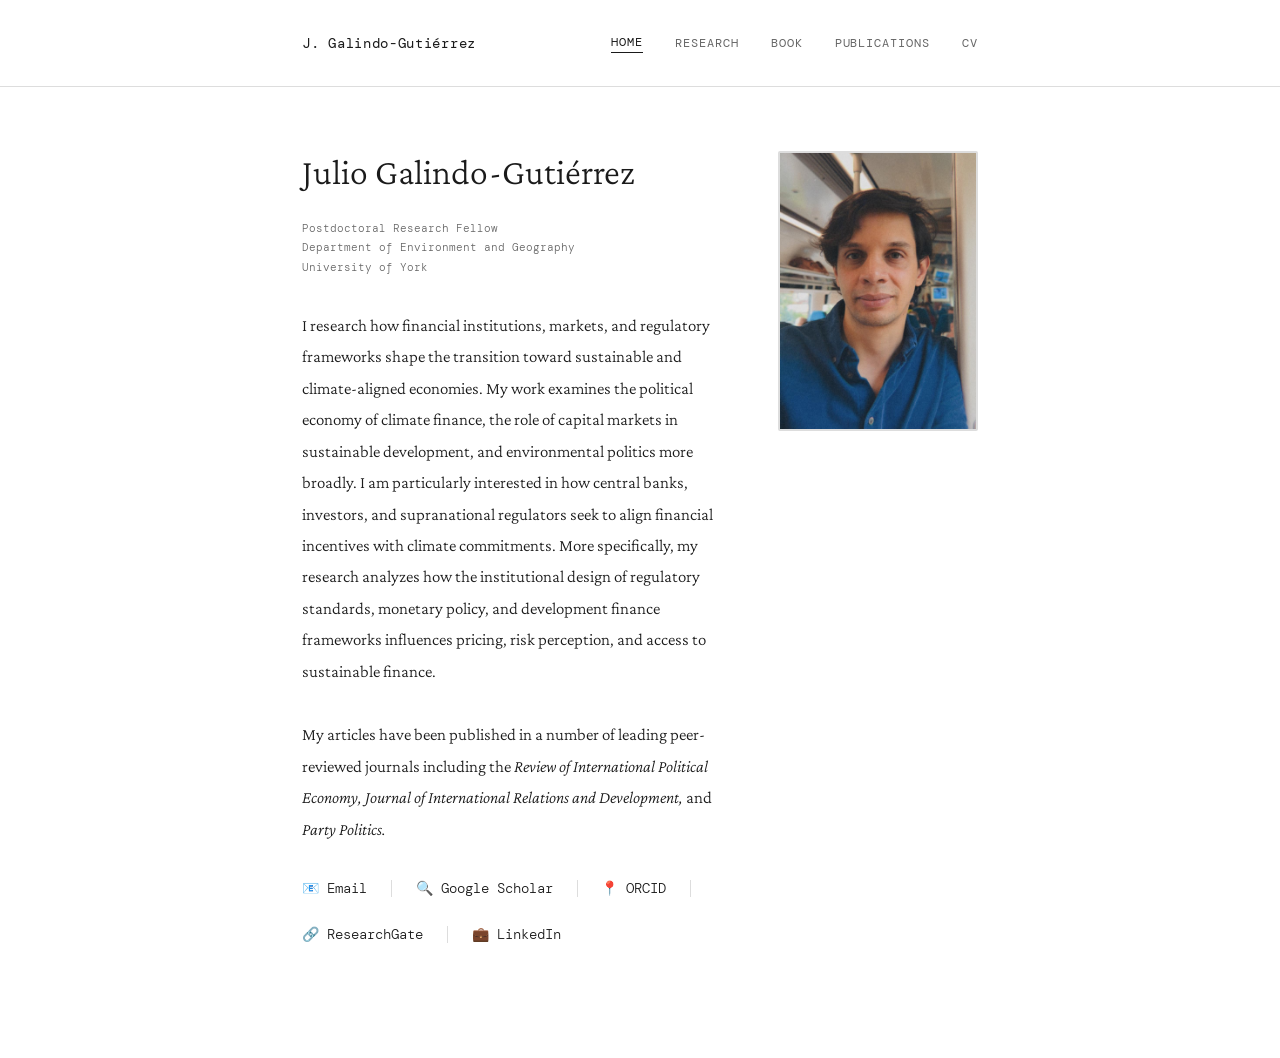
<file: index.html>
<!DOCTYPE html>
<html lang="en">
<head>
  <meta charset="UTF-8">
  <meta name="viewport" content="width=device-width, initial-scale=1.0">
  <title>Julio Galindo-Gutiérrez</title>
  <link rel="stylesheet" href="style.css">
</head>
<body>
  <nav>
    <div class="nav-container">
      <span class="nav-name">J. Galindo-Gutiérrez</span>
      <div class="nav-links">
        <a href="index.html" class="active">HOME</a>
        <a href="research.html">RESEARCH</a>
        <a href="book.html">BOOK</a>
        <a href="publications.html">PUBLICATIONS</a>
        <a href="cv.html">CV</a>
      </div>
    </div>
  </nav>

  <main>
    <div class="home-grid">
      <div class="home-text">
        <h1>Julio Galindo-Gutiérrez</h1>
        <div class="role-institution">
          Postdoctoral Research Fellow<br>
          Department of Environment and Geography<br>
          University of York
        </div>

        <p class="bio">
           I research how financial institutions, markets, and regulatory frameworks shape the transition toward sustainable and climate-aligned economies. My work examines the political economy of climate finance, the role of capital markets in sustainable development, and environmental politics more broadly. I am particularly interested in how central banks, investors, and supranational regulators seek to align financial incentives with climate commitments. More specifically, my research analyzes how the institutional design of regulatory standards, monetary policy, and development finance frameworks influences pricing, risk perception, and access to sustainable finance.
        </p>

        <p class="bio">
          My articles have been published in a number of leading peer-reviewed journals including the <em>Review of International Political Economy, Journal of International Relations and Development,</em> and <em>Party Politics.</em>
        </p>

        <div class="profile-links">
          <a href="mailto:julio.galindo-gutierrez@york.ac.uk">
            📧 Email
          </a>
          <div class="divider"></div>
          <a href="https://scholar.google.com/citations?user=5NfWrRkAAAAJ&hl=es" target="_blank">
            🔍 Google Scholar
          </a>
          <div class="divider"></div>
          <a href="https://orcid.org/0000-0001-5127-9214" target="_blank">
            📍 ORCID
          </a>
          <div class="divider"></div>
          <a href="https://www.researchgate.net/profile/Julio-Galindo-Gutierrez?ev=hdr_xprf" target="_blank">
            🔗 ResearchGate
          </a>
          <div class="divider"></div>
          <a href="https://www.linkedin.com/in/julio-galindo-584395159/" target="_blank">
            💼 LinkedIn
          </a>
        </div>
      </div>

      <div class="photo"></div>
    </div>
  </main>
</body>
</html>
</file>
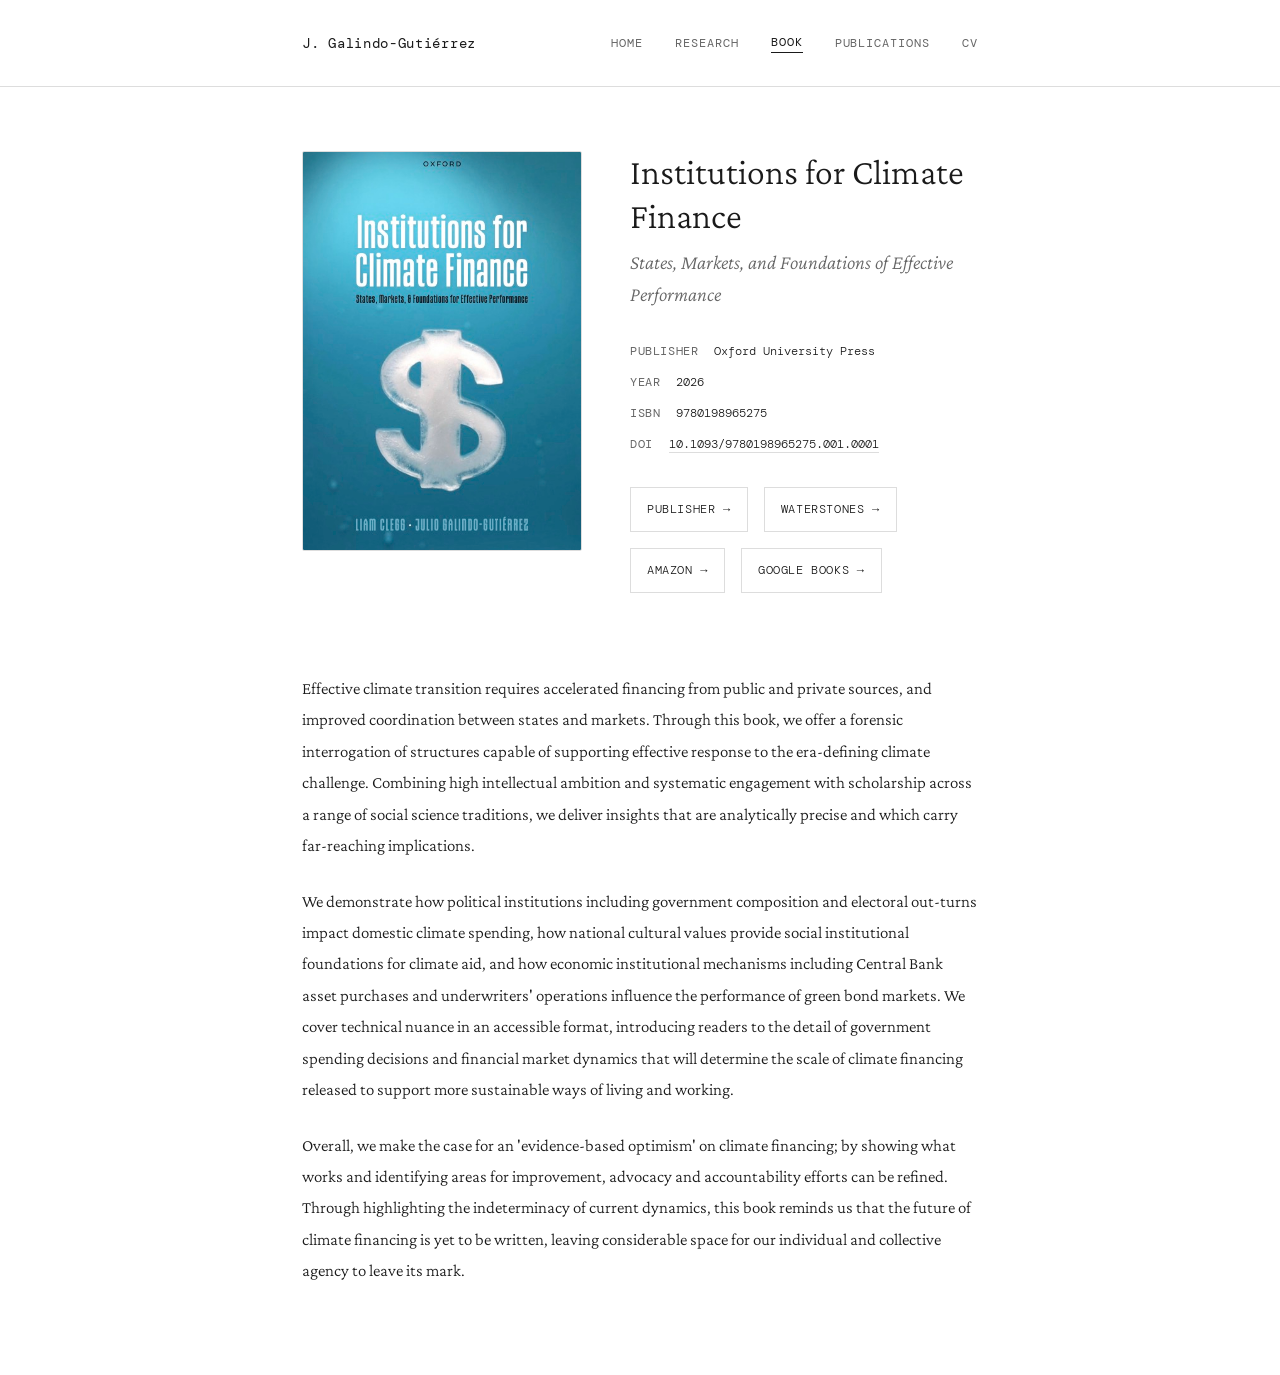
<file: book.html>
<!DOCTYPE html>
<html lang="en">
<head>
  <meta charset="UTF-8">
  <meta name="viewport" content="width=device-width, initial-scale=1.0">
  <title>Book — Julio Galindo-Gutiérrez</title>
  <link rel="stylesheet" href="style.css">
</head>
<body>
  <nav>
    <div class="nav-container">
      <span class="nav-name">J. Galindo-Gutiérrez</span>
      <div class="nav-links">
        <a href="index.html">HOME</a>
        <a href="research.html">RESEARCH</a>
        <a href="book.html" class="active">BOOK</a>
        <a href="publications.html">PUBLICATIONS</a>
        <a href="cv.html">CV</a>
      </div>
    </div>
  </nav>

  <main>
    <div class="book-grid">
      <div class="book-cover"></div>

      <div class="book-info">
        <h1>Institutions for Climate Finance</h1>
        <div class="book-subtitle">States, Markets, and Foundations of Effective Performance</div>

        <div class="book-metadata">
          <div class="metadata-row">
            <div class="metadata-label">Publisher</div>
            <div>Oxford University Press</div>
          </div>
          <div class="metadata-row">
            <div class="metadata-label">Year</div>
            <div>2026</div>
          </div>
          <div class="metadata-row">
            <div class="metadata-label">ISBN</div>
            <div>9780198965275</div>
          </div>
          <div class="metadata-row">
            <div class="metadata-label">DOI</div>
            <div><a href="https://doi.org/10.1093/9780198965275.001.0001" target="_blank">10.1093/9780198965275.001.0001</a></div>
          </div>
        </div>

        <div class="book-buttons">
          <a href="https://global.oup.com/academic/product/institutions-for-climate-finance-9780198965282?lang=en&cc=fr" class="btn" target="_blank">
            Publisher →
          </a>
          <a href="https://www.waterstones.com/book/institutions-for-climate-finance/liam-clegg/julio-galindo-guti-rrez/9780198965282" class="btn" target="_blank">
            Waterstones →
          </a>
          <a href="https://www.amazon.com/Institutions-Climate-Finance-Foundations-Performance-ebook/dp/B0GX2VLVG1/ref=sr_1_1?dib=eyJ2IjoiMSJ9.Ro-p7gWX5qe0Lz9jO2OpQ5zpit3U8jLpXX-KLXkzAy8oaV6WJoWT6Stj4XRVbMT9DhuC96ffbClw8FEmOhlro66qfe0F7O0Xl6tGZudmMDc.ZXN5Lvk16TJ2rrOx28GUq7aAbd5ypMDETdXQfQITex4&dib_tag=se&keywords=Institutions+for+Climate+Finance+Galindo&qid=1780655478&sr=8-1" class="btn" target="_blank">
            Amazon →
          </a>
          <a href="https://books.google.com/books?q=Institutions+for+Climate+Finance+Galindo" class="btn" target="_blank">
            Google Books →
          </a>
        </div>
      </div>
    </div>

    <div class="book-description">
      <p>
        Effective climate transition requires accelerated financing from public and private sources, and improved coordination between states and markets. Through this book, we offer a forensic interrogation of structures capable of supporting effective response to the era-defining climate challenge. Combining high intellectual ambition and systematic engagement with scholarship across a range of social science traditions, we deliver insights that are analytically precise and which carry far-reaching implications.
      </p>

      <p>
        We demonstrate how political institutions including government composition and electoral out-turns impact domestic climate spending, how national cultural values provide social institutional foundations for climate aid, and how economic institutional mechanisms including Central Bank asset purchases and underwriters' operations influence the performance of green bond markets. We cover technical nuance in an accessible format, introducing readers to the detail of government spending decisions and financial market dynamics that will determine the scale of climate financing released to support more sustainable ways of living and working.
      </p>

      <p>
        Overall, we make the case for an 'evidence-based optimism' on climate financing; by showing what works and identifying areas for improvement, advocacy and accountability efforts can be refined. Through highlighting the indeterminacy of current dynamics, this book reminds us that the future of climate financing is yet to be written, leaving considerable space for our individual and collective agency to leave its mark.
      </p>
    </div>
  </main>
</body>
</html>
</file>
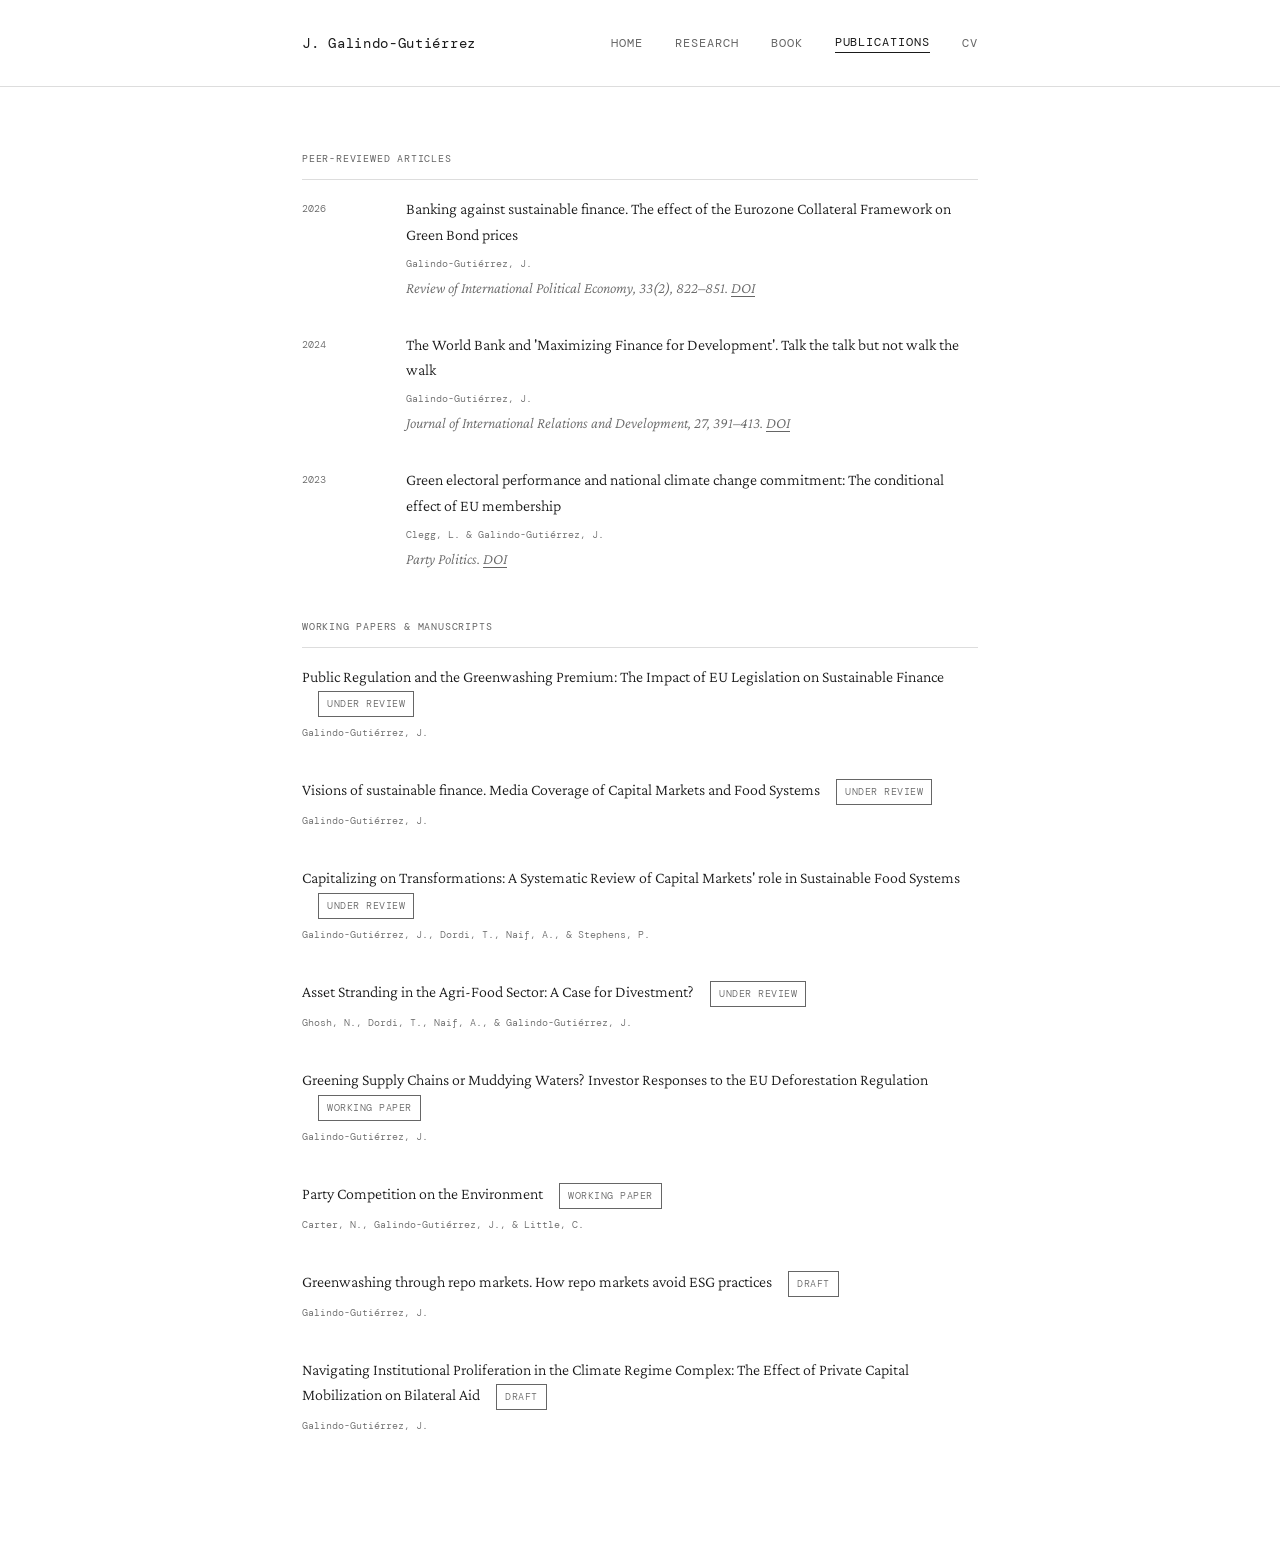
<file: publications.html>
<!DOCTYPE html>
<html lang="en">
<head>
  <meta charset="UTF-8">
  <meta name="viewport" content="width=device-width, initial-scale=1.0">
  <title>Publications — Julio Galindo-Gutiérrez</title>
  <link rel="stylesheet" href="style.css">
</head>
<body>
  <nav>
    <div class="nav-container">
      <span class="nav-name">J. Galindo-Gutiérrez</span>
      <div class="nav-links">
        <a href="index.html">HOME</a>
        <a href="research.html">RESEARCH</a>
        <a href="book.html">BOOK</a>
        <a href="publications.html" class="active">PUBLICATIONS</a>
        <a href="cv.html">CV</a>
      </div>
    </div>
  </nav>

  <main>
    <div class="pub-section">
      <div class="pub-label">Peer-Reviewed Articles</div>

      <article class="publication">
        <div class="pub-year">2026</div>
        <div class="pub-body">
          <div class="pub-title">Banking against sustainable finance. The effect of the Eurozone Collateral Framework on Green Bond prices</div>
          <div class="pub-authors">Galindo-Gutiérrez, J.</div>
          <div class="pub-venue"><em>Review of International Political Economy</em>, 33(2), 822–851. <a href="https://doi.org/10.1080/09692290.2025.2599249" target="_blank">DOI</a></div>
        </div>
      </article>

      <article class="publication">
        <div class="pub-year">2024</div>
        <div class="pub-body">
          <div class="pub-title">The World Bank and 'Maximizing Finance for Development'. Talk the talk but not walk the walk</div>
          <div class="pub-authors">Galindo-Gutiérrez, J.</div>
          <div class="pub-venue"><em>Journal of International Relations and Development</em>, 27, 391–413. <a href="https://doi.org/10.1057/s41268-024-00333-6" target="_blank">DOI</a></div>
        </div>
      </article>

      <article class="publication">
        <div class="pub-year">2023</div>
        <div class="pub-body">
          <div class="pub-title">Green electoral performance and national climate change commitment: The conditional effect of EU membership</div>
          <div class="pub-authors">Clegg, L. & Galindo-Gutiérrez, J.</div>
          <div class="pub-venue"><em>Party Politics</em>. <a href="https://doi.org/10.1177/13540688231216282" target="_blank">DOI</a></div>
        </div>
      </article>
    </div>

    <div class="pub-section">
      <div class="pub-label">Working Papers &amp; Manuscripts</div>

      <article class="publication">
        <div class="pub-body">
          <div class="pub-title">Public Regulation and the Greenwashing Premium: The Impact of EU Legislation on Sustainable Finance<span class="pub-badge">Under Review</span></div>
          <div class="pub-authors">Galindo-Gutiérrez, J.</div>
        </div>
      </article>

      <article class="publication">
        <div class="pub-body">
          <div class="pub-title">Visions of sustainable finance. Media Coverage of Capital Markets and Food Systems<span class="pub-badge">Under Review</span></div>
          <div class="pub-authors">Galindo-Gutiérrez, J.</div>
        </div>
      </article>

      <article class="publication">
        <div class="pub-body">
          <div class="pub-title">Capitalizing on Transformations: A Systematic Review of Capital Markets' role in Sustainable Food Systems<span class="pub-badge">Under Review</span></div>
          <div class="pub-authors">Galindo-Gutiérrez, J., Dordi, T., Naif, A., & Stephens, P.</div>
        </div>
      </article>

      <article class="publication">
        <div class="pub-body">
          <div class="pub-title">Asset Stranding in the Agri-Food Sector: A Case for Divestment?<span class="pub-badge">Under Review</span></div>
          <div class="pub-authors">Ghosh, N., Dordi, T., Naif, A., & Galindo-Gutiérrez, J.</div>
        </div>
      </article>

      <article class="publication">
        <div class="pub-body">
          <div class="pub-title">Greening Supply Chains or Muddying Waters? Investor Responses to the EU Deforestation Regulation<span class="pub-badge">Working Paper</span></div>
          <div class="pub-authors">Galindo-Gutiérrez, J.</div>
        </div>
      </article>

      <article class="publication">
        <div class="pub-body">
          <div class="pub-title">Party Competition on the Environment<span class="pub-badge">Working Paper</span></div>
          <div class="pub-authors">Carter, N., Galindo-Gutiérrez, J., & Little, C.</div>
        </div>
      </article>

      <article class="publication">
        <div class="pub-body">
          <div class="pub-title">Greenwashing through repo markets. How repo markets avoid ESG practices<span class="pub-badge">Draft</span></div>
          <div class="pub-authors">Galindo-Gutiérrez, J.</div>
        </div>
      </article>

      <article class="publication">
        <div class="pub-body">
          <div class="pub-title">Navigating Institutional Proliferation in the Climate Regime Complex: The Effect of Private Capital Mobilization on Bilateral Aid<span class="pub-badge">Draft</span></div>
          <div class="pub-authors">Galindo-Gutiérrez, J.</div>
        </div>
      </article>
    </div>
  </main>
</body>
</html>
</file>
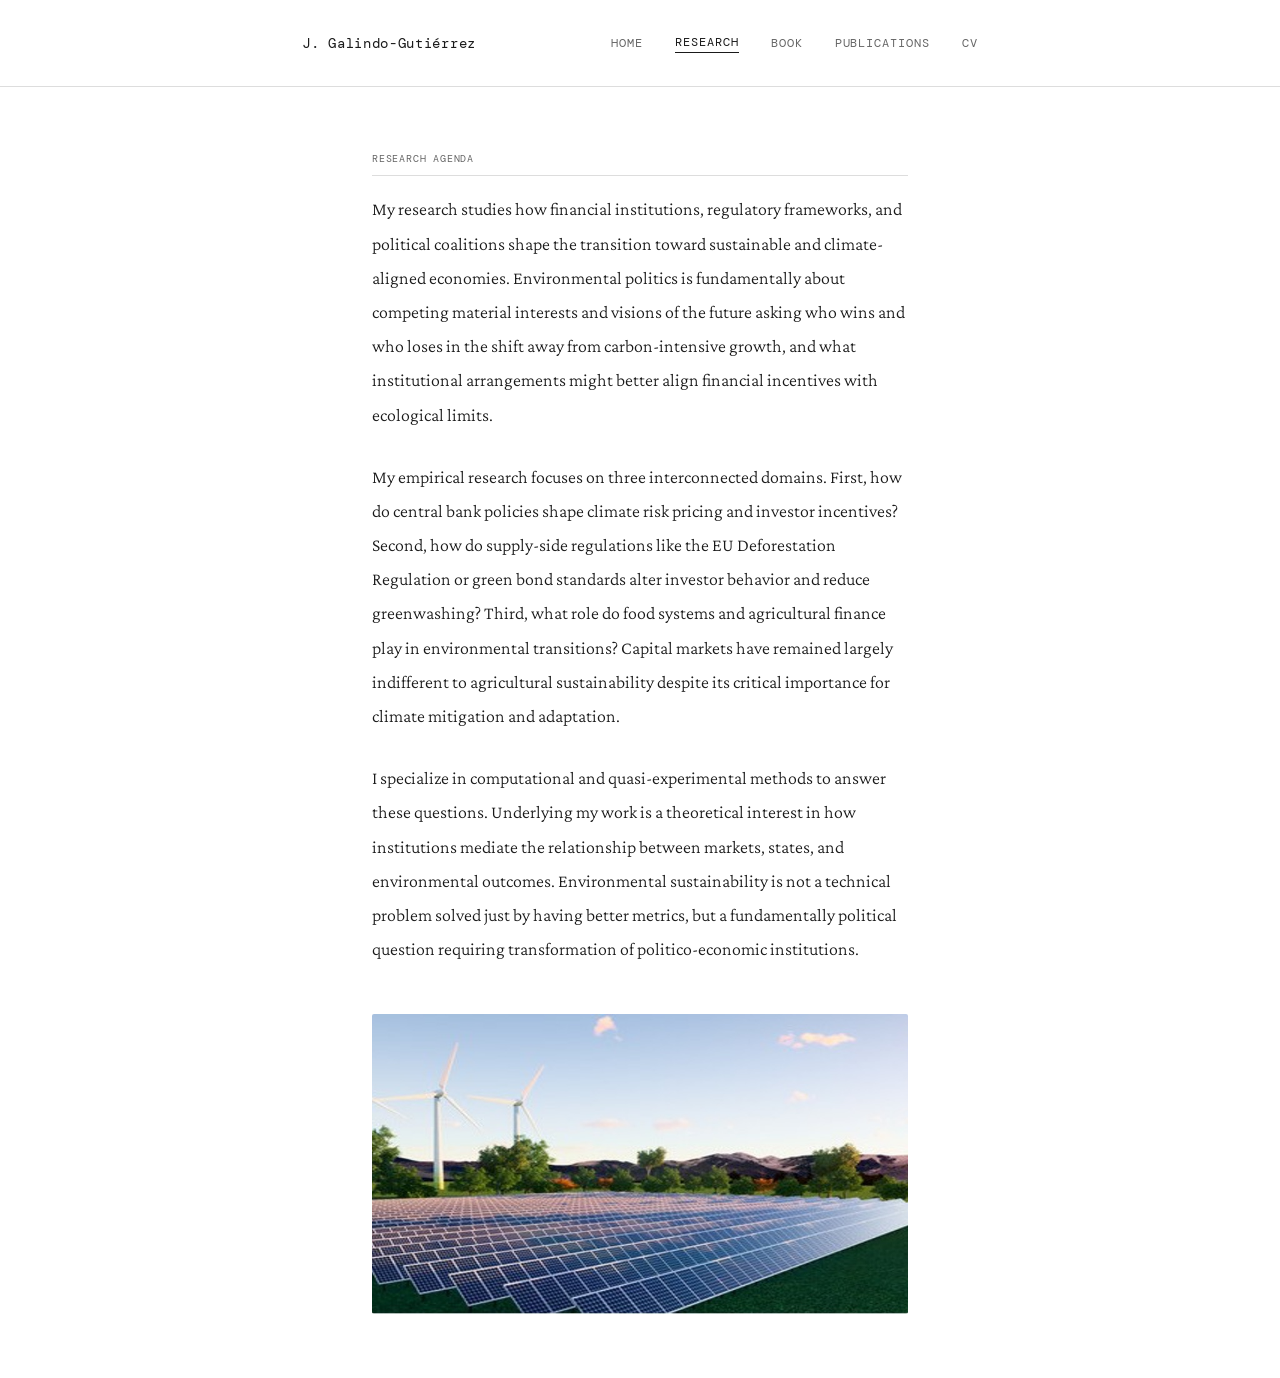
<file: research.html>
<!DOCTYPE html>
<html lang="en">
<head>
  <meta charset="UTF-8">
  <meta name="viewport" content="width=device-width, initial-scale=1.0">
  <title>Research — Julio Galindo-Gutiérrez</title>
  <link rel="stylesheet" href="style.css">
</head>
<body>
  <nav>
    <div class="nav-container">
      <span class="nav-name">J. Galindo-Gutiérrez</span>
      <div class="nav-links">
        <a href="index.html">HOME</a>
        <a href="research.html" class="active">RESEARCH</a>
        <a href="book.html">BOOK</a>
        <a href="publications.html">PUBLICATIONS</a>
        <a href="cv.html">CV</a>
      </div>
    </div>
  </nav>

  <main class="content-narrow">
    <h2>Research Agenda</h2>

    <div class="essay">
      <p>
        My research studies how financial institutions, regulatory frameworks, and political coalitions shape the transition toward sustainable and climate-aligned economies. Environmental politics is fundamentally about competing material interests and visions of the future asking who wins and who loses in the shift away from carbon-intensive growth, and what institutional arrangements might better align financial incentives with ecological limits.
      </p>

      <p>
        My empirical research focuses on three interconnected domains. First, how do central bank policies shape climate risk pricing and investor incentives? Second, how do supply-side regulations like the EU Deforestation Regulation or green bond standards alter investor behavior and reduce greenwashing? Third, what role do food systems and agricultural finance play in environmental transitions? Capital markets have remained largely indifferent to agricultural sustainability despite its critical importance for climate mitigation and adaptation.
      </p>

      <p>
        I specialize in computational and quasi-experimental methods to answer these questions. Underlying my work is a theoretical interest in how institutions mediate the relationship between markets, states, and environmental outcomes. Environmental sustainability is not a technical problem solved just by having better metrics, but a fundamentally political question requiring transformation of politico-economic institutions.
      </p>

      <div class="research-image"></div>
    </div>
  </main>
</body>
</html>
</file>
<file: style.css>
@import url('https://fonts.googleapis.com/css2?family=Crimson+Pro:ital,wght@0,300;0,400;1,300;1,400&family=DM+Mono:wght@300;400&display=swap');

:root {
  --text-primary: #1a1a1a;
  --text-muted: #666;
  --border-color: #ddd;
  --bg-primary: #fff;
  --bg-secondary: #fafafa;
}

@media (prefers-color-scheme: dark) {
  :root {
    --text-primary: #e8e8e8;
    --text-muted: #999;
    --border-color: #444;
    --bg-primary: #1a1a1a;
    --bg-secondary: #252525;
  }
}

* {
  margin: 0;
  padding: 0;
  box-sizing: border-box;
}

html {
  font-size: 16px;
}

body {
  font-family: 'Crimson Pro', serif;
  font-weight: 300;
  color: var(--text-primary);
  background-color: var(--bg-primary);
  line-height: 1.6;
}

a {
  color: var(--text-primary);
  text-decoration: none;
  border-bottom: 0.5px solid var(--border-color);
}

a:hover {
  border-bottom-color: var(--text-primary);
}

/* Navigation */
nav {
  border-bottom: 0.5px solid var(--border-color);
  padding: 2rem 0;
  margin-bottom: 4rem;
}

.nav-container {
  max-width: 740px;
  margin: 0 auto;
  padding: 0 2rem;
  display: flex;
  justify-content: space-between;
  align-items: center;
}

.nav-name {
  font-family: 'DM Mono', monospace;
  font-size: 0.875rem;
  font-weight: 400;
  letter-spacing: 0.05em;
}

.nav-links {
  display: flex;
  gap: 2rem;
  align-items: center;
}

.nav-links a {
  font-family: 'DM Mono', monospace;
  font-size: 0.75rem;
  font-weight: 400;
  text-transform: uppercase;
  letter-spacing: 0.08em;
  border: none;
}

.nav-links a.active {
  color: var(--text-primary);
  border-bottom: 0.5px solid var(--text-primary);
}

.nav-links a:not(.active) {
  color: var(--text-muted);
}

/* Main content */
main {
  max-width: 740px;
  margin: 0 auto;
  padding: 0 2rem 4rem;
}

.content-narrow {
  max-width: 600px;
}

/* Typography */
h1 {
  font-family: 'Crimson Pro', serif;
  font-size: 2.25rem;
  font-weight: 300;
  line-height: 1.2;
  margin-bottom: 1rem;
}

h2 {
  font-family: 'DM Mono', monospace;
  font-size: 0.625rem;
  font-weight: 400;
  text-transform: uppercase;
  letter-spacing: 0.08em;
  color: var(--text-muted);
  margin-bottom: 0.5rem;
  margin-top: 3rem;
}

h2:first-child {
  margin-top: 0;
}

h2 + * {
  border-top: 0.5px solid var(--border-color);
  padding-top: 1rem;
}

p {
  margin-bottom: 1.5rem;
  font-size: 1.0625rem;
  line-height: 1.85;
}

.essay p {
  font-size: 1.125rem;
  line-height: 1.9;
  margin-bottom: 1.75rem;
}

.research-image {
  width: 100%;
  height: 300px;
  background-image: url('content/wind farm.jpg');
  background-size: cover;
  background-position: center;
  margin-top: 3rem;
  border-radius: 2px;
}

em {
  font-style: italic;
}

/* Home page */
.home-grid {
  display: grid;
  grid-template-columns: 1fr auto;
  gap: 3rem;
  align-items: flex-start;
  margin-bottom: 3rem;
}

.home-text h1 {
  margin-bottom: 1.5rem;
}

.role-institution {
  font-family: 'DM Mono', monospace;
  font-size: 0.6875rem;
  font-weight: 300;
  color: var(--text-muted);
  margin-bottom: 2rem;
  line-height: 1.8;
}

.photo {
  width: 200px;
  height: 280px;
  background-color: var(--bg-secondary);
  border: 2px solid var(--border-color);
  border-radius: 2px;
  flex-shrink: 0;
  background-image: url('content/headshot.jpeg');
  background-size: cover;
  background-position: center;
}

.bio {
  font-size: 1.0625rem;
  line-height: 1.85;
  margin-bottom: 2rem;
}

.profile-links {
  display: flex;
  gap: 1.5rem;
  flex-wrap: wrap;
  align-items: center;
  font-family: 'DM Mono', monospace;
  font-size: 0.875rem;
}

.profile-links a {
  display: flex;
  align-items: center;
  gap: 0.5rem;
  border: none;
  color: var(--text-primary);
}

.profile-links a:hover {
  opacity: 0.7;
}

.divider {
  width: 0.5px;
  height: 1.2em;
  background-color: var(--border-color);
}

/* Book page */
.book-grid {
  display: grid;
  grid-template-columns: 280px 1fr;
  gap: 3rem;
  margin-bottom: 3rem;
}

.book-cover {
  width: 280px;
  height: 400px;
  background-color: var(--bg-secondary);
  border: 0.5px solid var(--border-color);
  border-radius: 2px;
  background-image: url('content/Book Cover.jpeg');
  background-size: cover;
  background-position: center;
}

.book-info h1 {
  margin-bottom: 0.5rem;
}

.book-subtitle {
  font-family: 'Crimson Pro', serif;
  font-size: 1.25rem;
  font-weight: 300;
  font-style: italic;
  color: var(--text-muted);
  margin-bottom: 2rem;
}

.book-metadata {
  margin-bottom: 2rem;
  font-family: 'DM Mono', monospace;
  font-size: 0.75rem;
  font-weight: 300;
}

.metadata-row {
  display: grid;
  grid-template-columns: auto 1fr;
  gap: 1rem;
  margin-bottom: 0.75rem;
}

.metadata-label {
  text-transform: uppercase;
  letter-spacing: 0.05em;
  color: var(--text-muted);
  font-weight: 400;
}

.book-buttons {
  display: flex;
  gap: 1rem;
  margin-bottom: 2rem;
  flex-wrap: wrap;
}

.btn {
  display: inline-flex;
  align-items: center;
  gap: 0.5rem;
  padding: 0.75rem 1rem;
  border: 0.5px solid var(--border-color);
  background: transparent;
  font-family: 'DM Mono', monospace;
  font-size: 0.75rem;
  text-transform: uppercase;
  letter-spacing: 0.05em;
  cursor: pointer;
  transition: all 0.2s;
  color: var(--text-primary);
  text-decoration: none;
}

.btn:hover {
  border-color: var(--text-primary);
}

.book-description {
  margin-top: 2rem;
}

.book-description p {
  font-size: 1.0625rem;
  line-height: 1.85;
}

/* Publications */
.pub-section {
  margin-bottom: 3rem;
}

.pub-label {
  font-family: 'DM Mono', monospace;
  font-size: 0.625rem;
  font-weight: 400;
  text-transform: uppercase;
  letter-spacing: 0.08em;
  color: var(--text-muted);
  margin-bottom: 1rem;
  padding-bottom: 0.75rem;
  border-bottom: 0.5px solid var(--border-color);
}

.publication {
  display: grid;
  grid-template-columns: 80px 1fr;
  gap: 1.5rem;
  margin-bottom: 2rem;
}

.publication:not(:has(.pub-year)) {
  grid-template-columns: 1fr;
}

.pub-year {
  font-family: 'DM Mono', monospace;
  font-size: 0.625rem;
  font-weight: 300;
  color: var(--text-muted);
  padding-top: 0.3rem;
}

.pub-body {
  flex: 1;
}

.pub-title {
  font-family: 'Crimson Pro', serif;
  font-size: 1rem;
  font-weight: 300;
  margin-bottom: 0.5rem;
}

.pub-authors {
  font-family: 'DM Mono', monospace;
  font-size: 0.625rem;
  font-weight: 300;
  color: var(--text-muted);
  margin-bottom: 0.25rem;
}

.pub-venue {
  font-family: 'Crimson Pro', serif;
  font-size: 0.95rem;
  font-style: italic;
  color: var(--text-muted);
}

.pub-venue a {
  color: var(--text-muted);
  border-bottom: 0.5px solid var(--text-muted);
}

.pub-venue a:hover {
  border-bottom-color: var(--text-primary);
  color: var(--text-primary);
}

.pub-badge {
  display: inline-block;
  font-family: 'DM Mono', monospace;
  font-size: 0.625rem;
  text-transform: uppercase;
  letter-spacing: 0.05em;
  color: var(--text-muted);
  margin-left: 1rem;
  padding: 0.25rem 0.5rem;
  border: 0.5px solid var(--text-muted);
}

/* CV page */
.cv-header {
  display: flex;
  justify-content: space-between;
  align-items: center;
  margin-bottom: 2rem;
}

.cv-title {
  font-family: 'DM Mono', monospace;
  font-size: 0.75rem;
  font-weight: 400;
  text-transform: uppercase;
  letter-spacing: 0.08em;
}

.cv-embed-container {
  margin-bottom: 2rem;
}

.cv-embed {
  width: 100%;
  height: 780px;
  border: 0.5px solid var(--border-color);
  border-radius: 2px;
}

.cv-updated {
  font-family: 'DM Mono', monospace;
  font-size: 0.625rem;
  color: var(--text-muted);
  text-align: right;
  font-weight: 300;
}

/* Responsive */
@media (max-width: 600px) {
  html {
    font-size: 15px;
  }

  .nav-container {
    padding: 0 1rem;
    gap: 1rem;
  }

  .nav-links {
    gap: 1rem;
  }

  main {
    padding: 0 1rem 3rem;
  }

  .home-grid {
    grid-template-columns: 1fr;
    gap: 2rem;
  }

  .book-grid {
    grid-template-columns: 1fr;
    gap: 2rem;
  }

  .book-cover {
    width: 100%;
    max-width: 200px;
  }

  .publication {
    grid-template-columns: 1fr;
    gap: 0.5rem;
  }

  .pub-year {
    margin-bottom: 0.5rem;
  }

  h1 {
    font-size: 1.75rem;
  }
}
</file>
